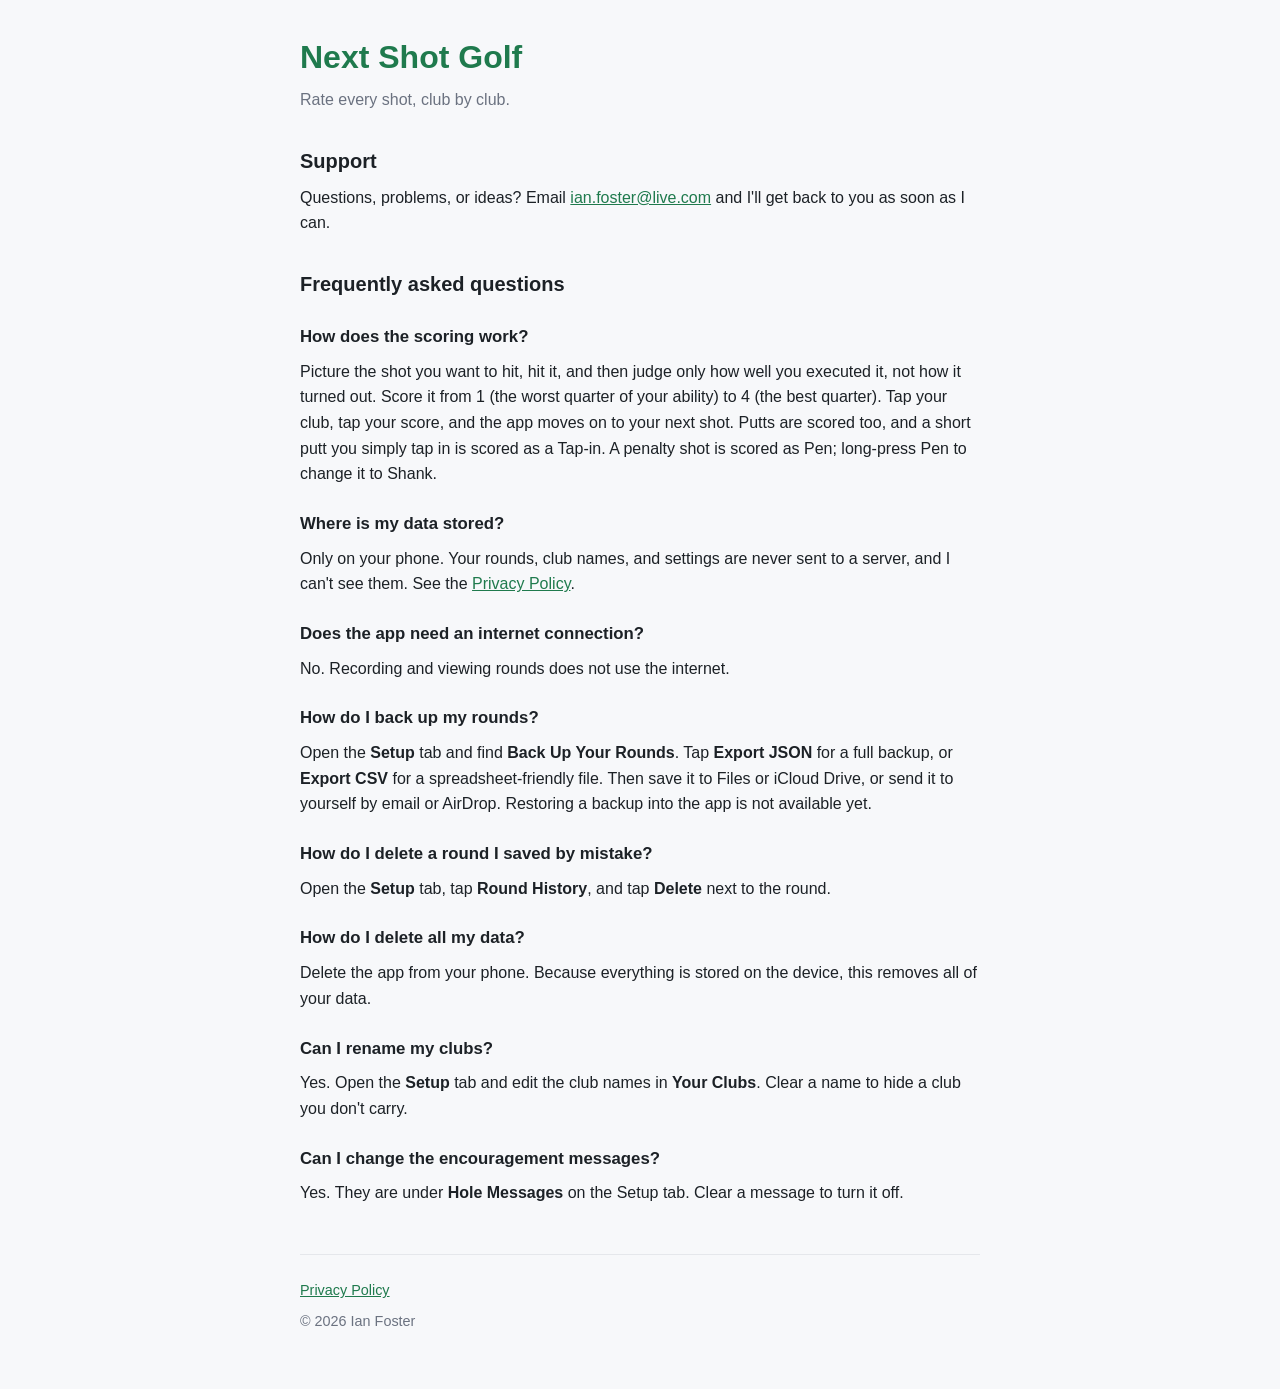
<file: index.html>
<!DOCTYPE html>
<html lang="en">
<head>
  <meta charset="utf-8">
  <meta name="viewport" content="width=device-width, initial-scale=1">
  <title>Next Shot Golf – Support</title>
  <meta name="description" content="Support and frequently asked questions for Next Shot Golf, a one-shot-at-a-time golf scoring app.">
  <link rel="stylesheet" href="style.css">
</head>
<body>
  <main>
    <h1>Next Shot Golf</h1>
    <p class="tagline">Rate every shot, club by club.</p>

    <h2>Support</h2>
    <p>Questions, problems, or ideas? Email
      <a href="mailto:ian.foster@live.com">ian.foster@live.com</a>
      and I'll get back to you as soon as I can.</p>

    <h2>Frequently asked questions</h2>

    <h3>How does the scoring work?</h3>
    <p>Picture the shot you want to hit, hit it, and then judge only how well you executed it, not how it turned out. Score it from 1 (the worst quarter of your ability) to 4 (the best quarter). Tap your club, tap your score, and the app moves on to your next shot. Putts are scored too, and a short putt you simply tap in is scored as a Tap-in. A penalty shot is scored as Pen; long-press Pen to change it to Shank.</p>

    <h3>Where is my data stored?</h3>
    <p>Only on your phone. Your rounds, club names, and settings are never sent to a server, and I can't see them. See the <a href="privacy.html">Privacy Policy</a>.</p>

    <h3>Does the app need an internet connection?</h3>
    <p>No. Recording and viewing rounds does not use the internet.</p>

    <h3>How do I back up my rounds?</h3>
    <p>Open the <strong>Setup</strong> tab and find <strong>Back Up Your Rounds</strong>. Tap <strong>Export JSON</strong> for a full backup, or <strong>Export CSV</strong> for a spreadsheet-friendly file. Then save it to Files or iCloud Drive, or send it to yourself by email or AirDrop. Restoring a backup into the app is not available yet.</p>

    <h3>How do I delete a round I saved by mistake?</h3>
    <p>Open the <strong>Setup</strong> tab, tap <strong>Round History</strong>, and tap <strong>Delete</strong> next to the round.</p>

    <h3>How do I delete all my data?</h3>
    <p>Delete the app from your phone. Because everything is stored on the device, this removes all of your data.</p>

    <h3>Can I rename my clubs?</h3>
    <p>Yes. Open the <strong>Setup</strong> tab and edit the club names in <strong>Your Clubs</strong>. Clear a name to hide a club you don't carry.</p>

    <h3>Can I change the encouragement messages?</h3>
    <p>Yes. They are under <strong>Hole Messages</strong> on the Setup tab. Clear a message to turn it off.</p>

    <footer>
      <p><a href="privacy.html">Privacy Policy</a></p>
      <p>&copy; 2026 Ian Foster</p>
    </footer>
  </main>
</body>
</html>
</file>
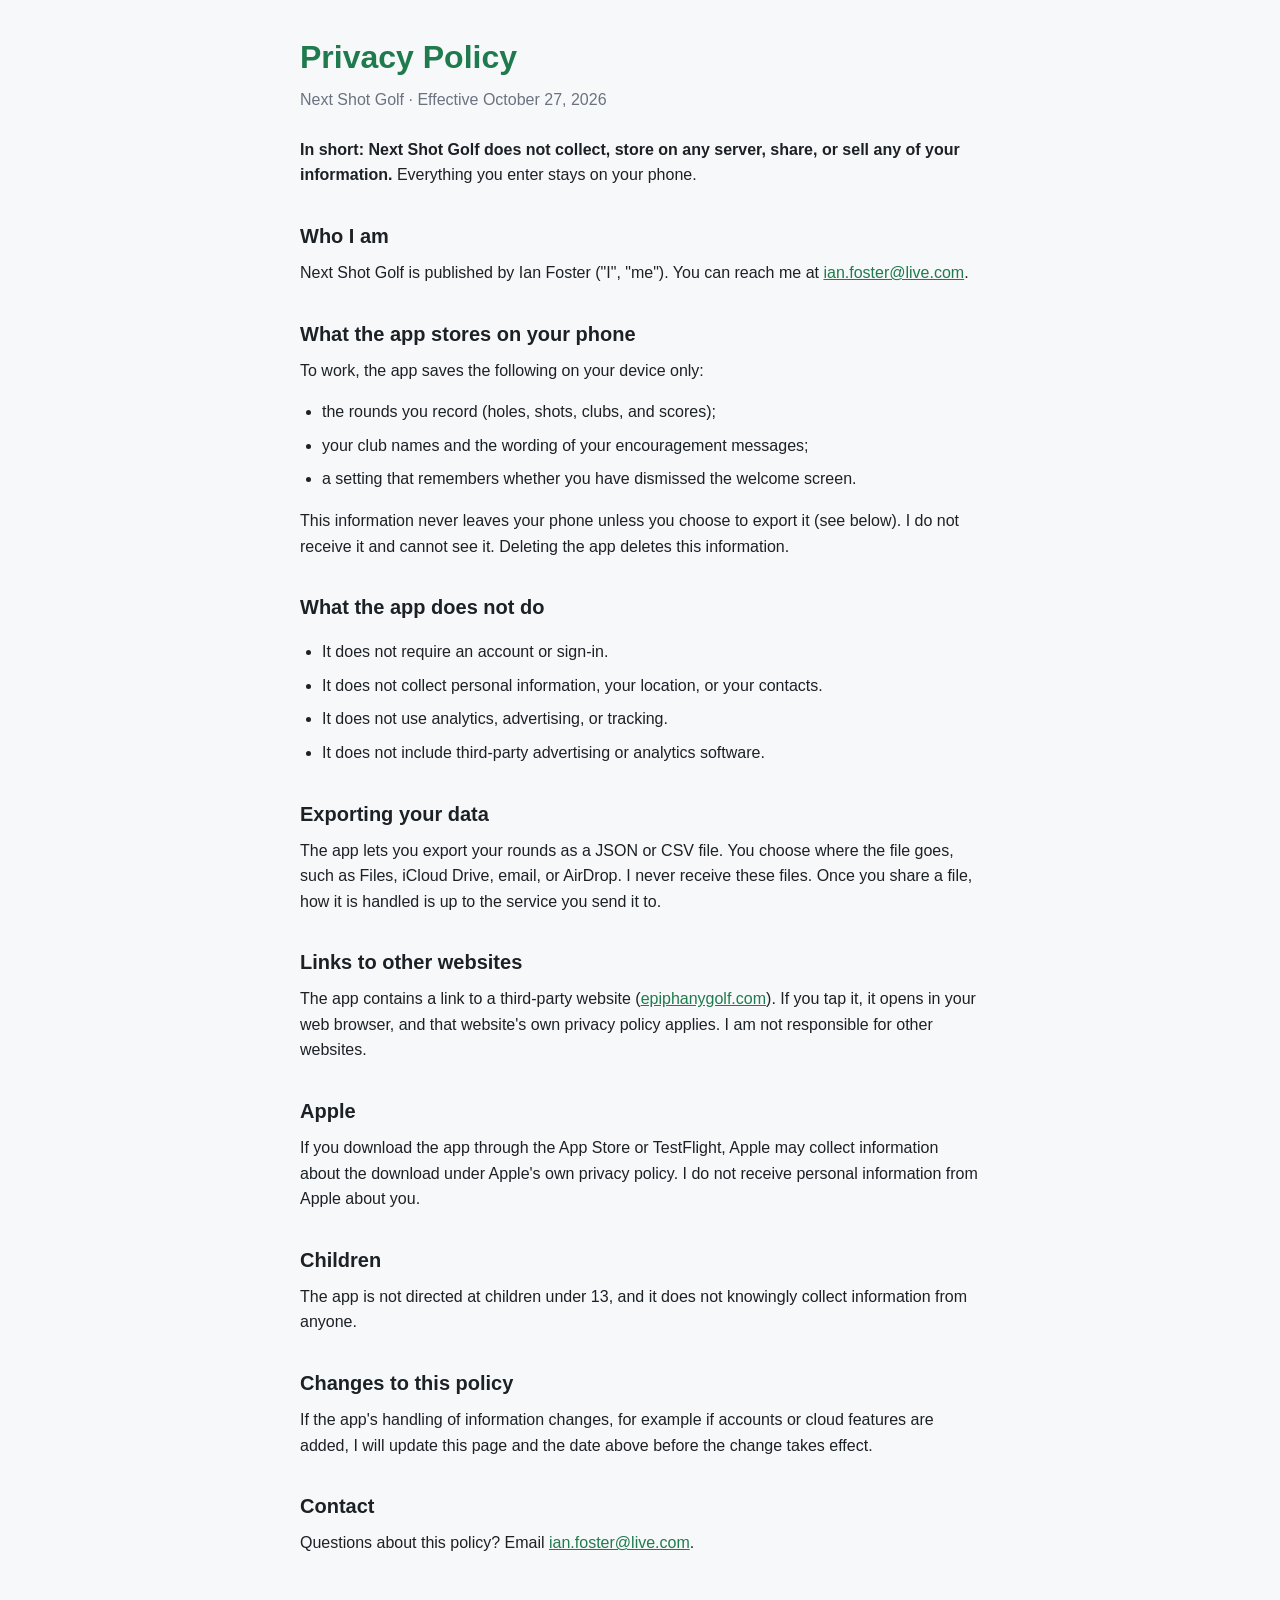
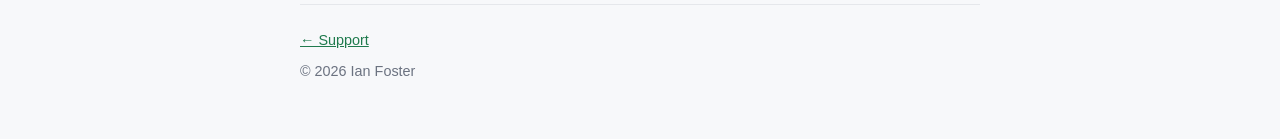
<file: privacy.html>
<!DOCTYPE html>
<html lang="en">
<head>
  <meta charset="utf-8">
  <meta name="viewport" content="width=device-width, initial-scale=1">
  <title>Next Shot Golf – Privacy Policy</title>
  <meta name="description" content="Privacy policy for Next Shot Golf. The app collects no personal data.">
  <link rel="stylesheet" href="style.css">
</head>
<body>
  <main>
    <h1>Privacy Policy</h1>
    <p class="tagline">Next Shot Golf &middot; Effective October 27, 2026</p>

    <p><strong>In short: Next Shot Golf does not collect, store on any server, share, or sell any of your information.</strong> Everything you enter stays on your phone.</p>

    <h2>Who I am</h2>
    <p>Next Shot Golf is published by Ian Foster ("I", "me"). You can reach me at
      <a href="mailto:ian.foster@live.com">ian.foster@live.com</a>.</p>

    <h2>What the app stores on your phone</h2>
    <p>To work, the app saves the following on your device only:</p>
    <ul>
      <li>the rounds you record (holes, shots, clubs, and scores);</li>
      <li>your club names and the wording of your encouragement messages;</li>
      <li>a setting that remembers whether you have dismissed the welcome screen.</li>
    </ul>
    <p>This information never leaves your phone unless you choose to export it (see below). I do not receive it and cannot see it. Deleting the app deletes this information.</p>

    <h2>What the app does not do</h2>
    <ul>
      <li>It does not require an account or sign-in.</li>
      <li>It does not collect personal information, your location, or your contacts.</li>
      <li>It does not use analytics, advertising, or tracking.</li>
      <li>It does not include third-party advertising or analytics software.</li>
    </ul>

    <h2>Exporting your data</h2>
    <p>The app lets you export your rounds as a JSON or CSV file. You choose where the file goes, such as Files, iCloud Drive, email, or AirDrop. I never receive these files. Once you share a file, how it is handled is up to the service you send it to.</p>

    <h2>Links to other websites</h2>
    <p>The app contains a link to a third-party website (<a href="https://www.epiphanygolf.com/">epiphanygolf.com</a>). If you tap it, it opens in your web browser, and that website's own privacy policy applies. I am not responsible for other websites.</p>

    <h2>Apple</h2>
    <p>If you download the app through the App Store or TestFlight, Apple may collect information about the download under Apple's own privacy policy. I do not receive personal information from Apple about you.</p>

    <h2>Children</h2>
    <p>The app is not directed at children under 13, and it does not knowingly collect information from anyone.</p>

    <h2>Changes to this policy</h2>
    <p>If the app's handling of information changes, for example if accounts or cloud features are added, I will update this page and the date above before the change takes effect.</p>

    <h2>Contact</h2>
    <p>Questions about this policy? Email <a href="mailto:ian.foster@live.com">ian.foster@live.com</a>.</p>

    <footer>
      <p><a href="index.html">&larr; Support</a></p>
      <p>&copy; 2026 Ian Foster</p>
    </footer>
  </main>
</body>
</html>
</file>
<file: style.css>
:root {
  --green: #1f7a4d;
  --text: #1c2126;
  --muted: #6b7280;
  --bg: #f7f8fa;
  --surface: #ffffff;
  --border: #e5e7eb;
}

@media (prefers-color-scheme: dark) {
  :root {
    --text: #e8ebee;
    --muted: #a1a8b3;
    --bg: #111418;
    --surface: #1a1f25;
    --border: #2a313a;
    --green: #4fb585;
  }
}

* { box-sizing: border-box; }

body {
  margin: 0;
  background: var(--bg);
  color: var(--text);
  font-family: -apple-system, BlinkMacSystemFont, "Segoe UI", Roboto, Helvetica, Arial, sans-serif;
  line-height: 1.6;
}

main {
  max-width: 720px;
  margin: 0 auto;
  padding: 32px 20px 48px;
}

h1 { font-size: 2rem; margin: 0 0 4px; color: var(--green); }
h2 { font-size: 1.25rem; margin: 32px 0 8px; }
h3 { font-size: 1.05rem; margin: 24px 0 4px; }
p, li { margin: 8px 0; }
ul { padding-left: 22px; }
a { color: var(--green); }
.tagline { color: var(--muted); margin: 0 0 24px; }

footer {
  margin-top: 48px;
  padding-top: 16px;
  border-top: 1px solid var(--border);
  color: var(--muted);
  font-size: 0.9rem;
}
</file>
